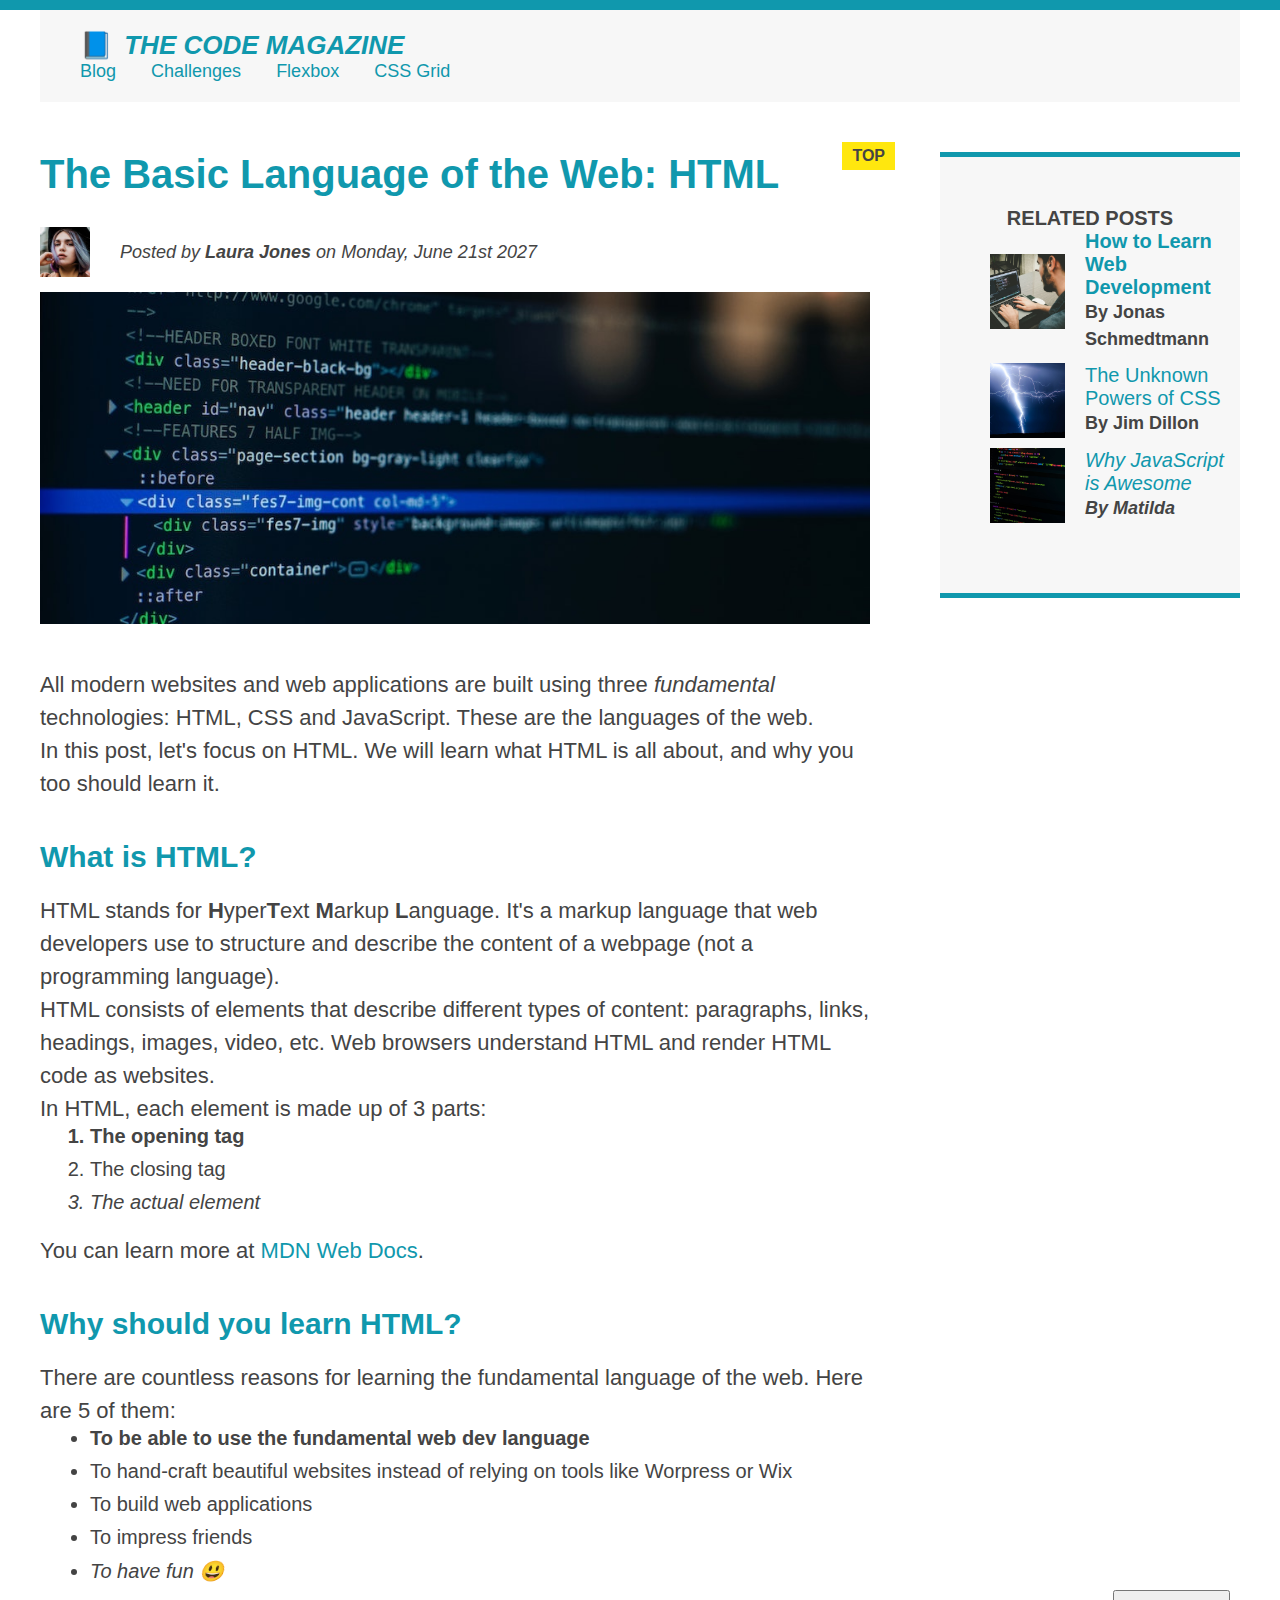
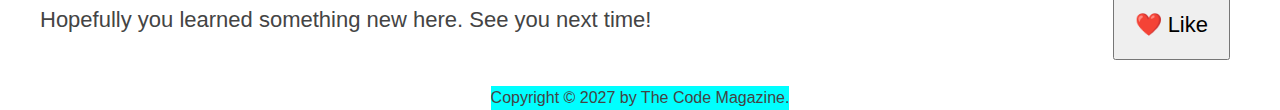
<file: index.html>
<!DOCTYPE html>
<html lang="en">
	<head>
		<meta charset="UTF-8" />
		<link href="style.css" rel="stylesheet" />

		<title>The Basic Language of the Web: HTML</title>
	</head>

	<body>
		<!--
    <h1>The Basic Language of the Web: HTML</h1>
    <h2>The Basic Language of the Web: HTML</h2>
    <h3>The Basic Language of the Web: HTML</h3>
    <h4>The Basic Language of the Web: HTML</h4>
    <h5>The Basic Language of the Web: HTML</h5>
    <h6>The Basic Language of the Web: HTML</h6>
    -->

		<div class="container">
			<header class="main-header">
				<h1>📘 The Code Magazine</h1>

				<nav>
					<!-- <strong>This is the navigation</strong> -->
					<a href="blog.html">Blog</a>
					<a href="#">Challenges</a>
					<a href="#">Flexbox</a>
					<a href="#">CSS Grid</a>
				</nav>
			</header>
			<article>
				<header class="post-header">
					<h2>The Basic Language of the Web: HTML</h2>

					<div class="author-box">
						<img
							src="img/laura-jones.jpg"
							alt="Headshot of Laura Jones"
							height="50"
							width="50"
						/>

						<p id="author">
							Posted by <strong>Laura Jones</strong> on Monday, June 21st 2027
						</p>
					</div>

					<img
						src="img/post-img.jpg"
						alt="HTML code on a screen"
						width="500"
						height="200"
						class="post-img"
					/>
					<button>❤️ Like</button>
				</header>

				<p>
					All modern websites and web applications are built using three
					<em>fundamental</em>
					technologies: HTML, CSS and JavaScript. These are the languages of the
					web.
				</p>

				<p>
					In this post, let's focus on HTML. We will learn what HTML is all
					about, and why you too should learn it.
				</p>

				<h3>What is HTML?</h3>
				<p>
					HTML stands for <strong>H</strong>yper<strong>T</strong>ext
					<strong>M</strong>arkup <strong>L</strong>anguage. It's a markup
					language that web developers use to structure and describe the content
					of a webpage (not a programming language).
				</p>
				<p>
					HTML consists of elements that describe different types of content:
					paragraphs, links, headings, images, video, etc. Web browsers
					understand HTML and render HTML code as websites.
				</p>
				<p>In HTML, each element is made up of 3 parts:</p>

				<ol>
					<li class="first-li">The opening tag</li>
					<li>The closing tag</li>
					<li>The actual element</li>
				</ol>

				<p>
					You can learn more at
					<a
						href="https://developer.mozilla.org/en-US/docs/Web/HTML"
						target="_blank"
						>MDN Web Docs</a
					>.
				</p>

				<h3>Why should you learn HTML?</h3>

				<p>
					There are countless reasons for learning the fundamental language of
					the web. Here are 5 of them:
				</p>

				<ul>
					<li class="first-li">
						To be able to use the fundamental web dev language
					</li>
					<li>
						To hand-craft beautiful websites instead of relying on tools like
						Worpress or Wix
					</li>
					<li>To build web applications</li>
					<li>To impress friends</li>
					<li>To have fun 😃</li>
				</ul>

				<p>Hopefully you learned something new here. See you next time!</p>
			</article>

			<aside class="related-box">
				<h4>Related posts</h4>

				<ul class="related">
					<li class="related-post">
						<img
							src="img/related-1.jpg"
							alt="Person programming"
							width="75"
							height="75"
						/>
						<div>

							<a href="#" class="related-link">How to Learn Web Development</a>
							<p class="related-author">By Jonas Schmedtmann</p>
						</div>
					</li>
					<li class="related-post">
						<img
							src="img/related-2.jpg"
							alt="Lightning"
							width="75"
							height="75"
						/>
						<div>

							<a href="#" class="related-link">The Unknown Powers of CSS</a>
							<p class="related-author">By Jim Dillon</p>
						</div>
					</li>
					<li class="related-post">
						<img
							src="img/related-3.jpg"
							alt="JavaScript code on a screen"
							width="75"
							height="75"
						/>
						<div>

							<a href="#" class="related-link">Why JavaScript is Awesome</a>
							<p class="related-author">By Matilda</p>
						</div>
					</li>
				</ul>
			</aside>

			<footer>
				<p id="copyright" class="copyright text">
					Copyright &copy; 2027 by The Code Magazine.
				</p>
			</footer>
		</div>
	</body>
</html>
</file>
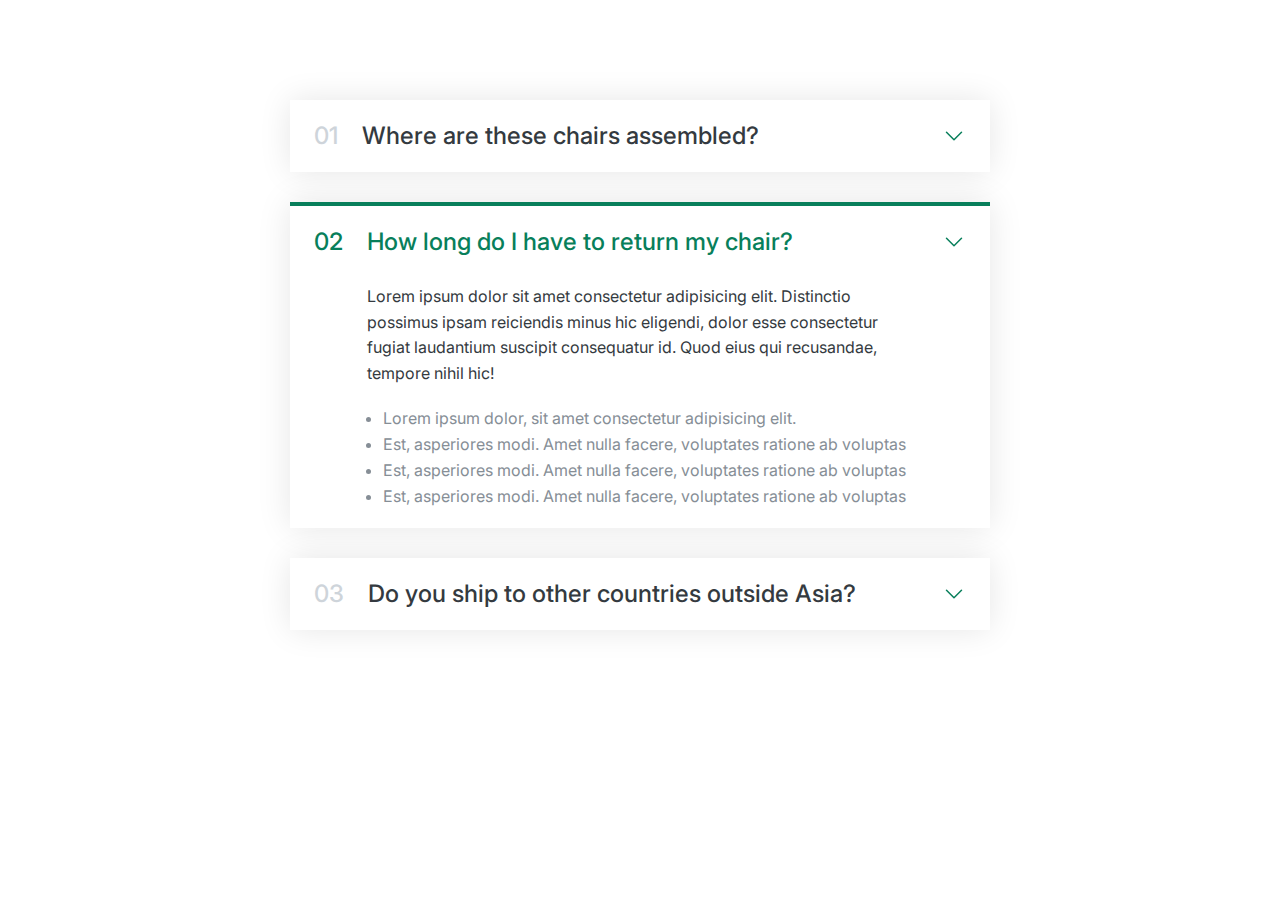
<file: accordion/index.html>
<!DOCTYPE html>
<html lang="en">
	<head>
		<meta charset="UTF-8" />
		<meta http-equiv="X-UA-Compatible" content="IE=edge" />
		<meta name="viewport" content="width=device-width, initial-scale=1.0" />
		<link rel="preconnect" href="https://fonts.googleapis.com" />
		<link rel="preconnect" href="https://fonts.gstatic.com" crossorigin />
		<link
			href="https://fonts.googleapis.com/css2?family=Inter:wght@400;500;700&display=swap"
			rel="stylesheet"
		/>
		<link rel="stylesheet" href="./style.css" />
		<title>Document</title>
	</head>
	<body>
		<div class="accordion">
      <div class="item">
				<p class="number">01</p>
				<p class="text">Where are these chairs assembled?</p>
				<svg
					xmlns="http://www.w3.org/2000/svg"
					fill="none"
					viewBox="0 0 24 24"
					stroke-width="1.5"
					stroke="currentColor"
					class="icon-down"
				>
					<path
						stroke-linecap="round"
						stroke-linejoin="round"
						d="M19.5 8.25l-7.5 7.5-7.5-7.5"
					/>
				</svg>
				<div class="hidden-box">
					<p>
						Lorem ipsum dolor sit amet consectetur adipisicing elit. Distinctio
						possimus ipsam reiciendis minus hic eligendi, dolor esse consectetur
						fugiat laudantium suscipit consequatur id. Quod eius qui recusandae,
						tempore nihil hic!
					</p>
					<ul>
						<li>Lorem ipsum dolor, sit amet consectetur adipisicing elit.</li>
						<li>
							Est, asperiores modi. Amet nulla facere, voluptates ratione ab
							voluptas
						</li>
						<li>
							Est, asperiores modi. Amet nulla facere, voluptates ratione ab
							voluptas
						</li>
						<li>
							Est, asperiores modi. Amet nulla facere, voluptates ratione ab
							voluptas
						</li>
					</ul>
				</div>
			</div>

			<div class="item open">
				<p class="number">02</p>
				<p class="text">How long do I have to return my chair?</p>
				<svg
					xmlns="http://www.w3.org/2000/svg"
					fill="none"
					viewBox="0 0 24 24"
					stroke-width="1.5"
					stroke="currentColor"
					class="icon-down"
				>
					<path
						stroke-linecap="round"
						stroke-linejoin="round"
						d="M19.5 8.25l-7.5 7.5-7.5-7.5"
					/>
				</svg>
				<div class="hidden-box">
					<p>
						Lorem ipsum dolor sit amet consectetur adipisicing elit. Distinctio
						possimus ipsam reiciendis minus hic eligendi, dolor esse consectetur
						fugiat laudantium suscipit consequatur id. Quod eius qui recusandae,
						tempore nihil hic!
					</p>
					<ul>
						<li>Lorem ipsum dolor, sit amet consectetur adipisicing elit.</li>
						<li>
							Est, asperiores modi. Amet nulla facere, voluptates ratione ab
							voluptas
						</li>
						<li>
							Est, asperiores modi. Amet nulla facere, voluptates ratione ab
							voluptas
						</li>
						<li>
							Est, asperiores modi. Amet nulla facere, voluptates ratione ab
							voluptas
						</li>
					</ul>
				</div>
			</div>

			<div class="item">
				<p class="number">03</p>
				<p class="text">Do you ship to other countries outside Asia?</p>
				<svg
					xmlns="http://www.w3.org/2000/svg"
					fill="none"
					viewBox="0 0 24 24"
					stroke-width="1.5"
					stroke="currentColor"
					class="icon-down"
				>
					<path
						stroke-linecap="round"
						stroke-linejoin="round"
						d="M19.5 8.25l-7.5 7.5-7.5-7.5"
					/>
				</svg>
				<div class="hidden-box">
					<p>
						Lorem ipsum dolor sit amet consectetur adipisicing elit. Distinctio
						possimus ipsam reiciendis minus hic eligendi, dolor esse consectetur
						fugiat laudantium suscipit consequatur id. Quod eius qui recusandae,
						tempore nihil hic!
					</p>
					<ul>
						<li>Lorem ipsum dolor, sit amet consectetur adipisicing elit.</li>
						<li>
							Est, asperiores modi. Amet nulla facere, voluptates ratione ab
							voluptas
						</li>
						<li>
							Est, asperiores modi. Amet nulla facere, voluptates ratione ab
							voluptas
						</li>
						<li>
							Est, asperiores modi. Amet nulla facere, voluptates ratione ab
							voluptas
						</li>
					</ul>
				</div>
			</div>
		</div>

	</body>
</html>
</file>
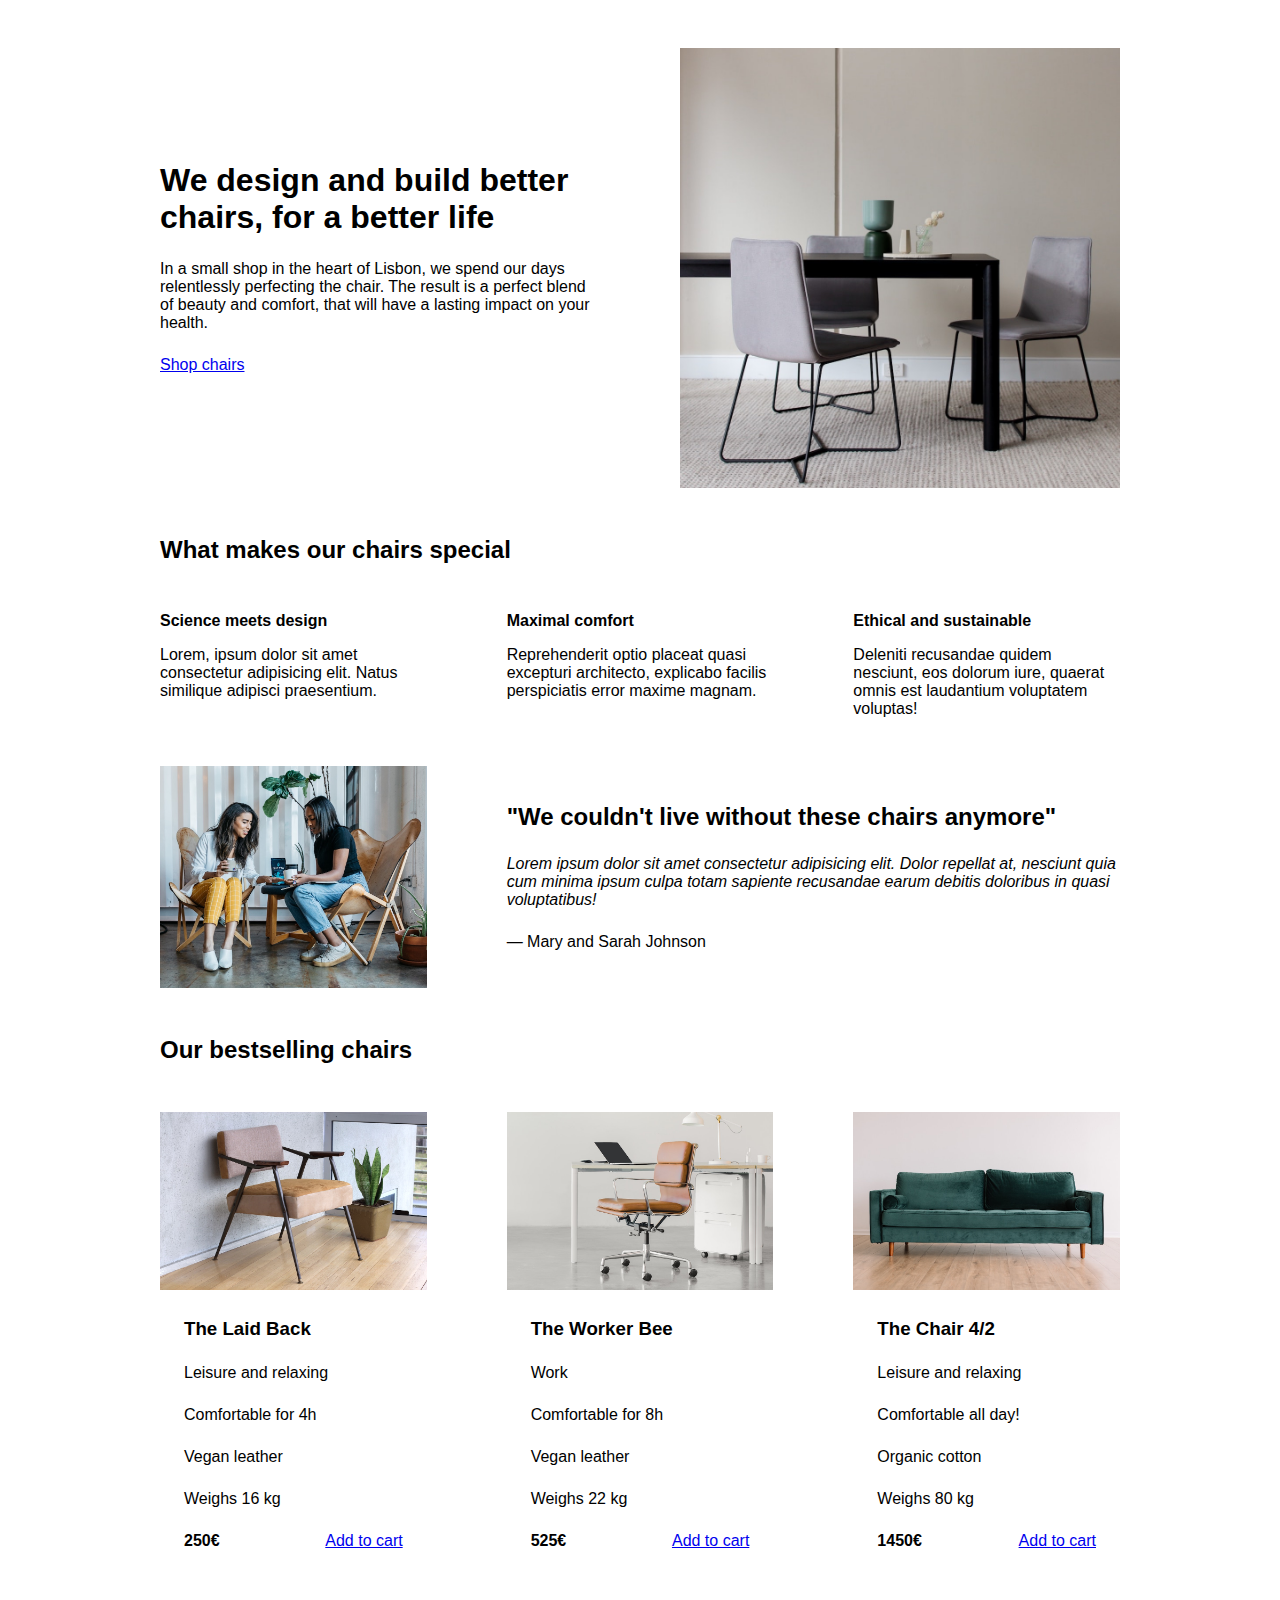
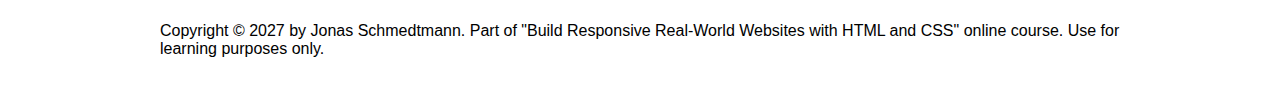
<file: design/index.html>
<!DOCTYPE html>
<html lang="en">
  <head>
    <meta charset="UTF-8" />
    <meta http-equiv="X-UA-Compatible" content="IE=edge" />
    <meta name="viewport" content="width=device-width, initial-scale=1.0" />

    <link rel="stylesheet" href="style.css" />
    <title>Lisbon Chair Shop</title>
  </head>
  <body>
    <div class="container">
      <header>
        <div class="header-text-box">
          <h1>We design and build better chairs, for a better life</h1>
          <p class="header-text">
            In a small shop in the heart of Lisbon, we spend our days
            relentlessly perfecting the chair. The result is a perfect blend of
            beauty and comfort, that will have a lasting impact on your health.
          </p>
          <a class="btn btn--big" href="#">Shop chairs</a>
        </div>
        <img src="hero.jpg" alt="Photo" />
      </header>

      <section>
        <h2>What makes our chairs special</h2>
        <div class="grid-3-cols">
          <div>
            <p class="features-title"><strong>Science meets design</strong></p>
            <p class="features-text">
              Lorem, ipsum dolor sit amet consectetur adipisicing elit. Natus
              similique adipisci praesentium.
            </p>
          </div>

          <div>
            <p class="features-title">
              <strong>Maximal comfort</strong>
            </p>
            <p class="features-text">
              Reprehenderit optio placeat quasi excepturi architecto, explicabo
              facilis perspiciatis error maxime magnam.
            </p>
          </div>

          <div>
            <p class="features-title">
              <strong>Ethical and sustainable</strong>
            </p>
            <p class="features-text">
              Deleniti recusandae quidem nesciunt, eos dolorum iure, quaerat
              omnis est laudantium voluptatem voluptas!
            </p>
          </div>
        </div>
      </section>

      <section class="testimonial-section">
        <div class="grid-3-cols">
          <img src="customers.jpg" alt="People sitting on chairs" />
          <div class="testimonial-box">
            <h2>"We couldn't live without these chairs anymore"</h2>
            <blockquote class="testimonial-text">
              Lorem ipsum dolor sit amet consectetur adipisicing elit. Dolor
              repellat at, nesciunt quia cum minima ipsum culpa totam sapiente
              recusandae earum debitis doloribus in quasi voluptatibus!
            </blockquote>
            <p class="testimonial-author">&mdash; Mary and Sarah Johnson</p>
          </div>
        </div>
      </section>

      <section>
        <h2>Our bestselling chairs</h2>
        <div class="grid-3-cols">
          <figure class="chair">
            <img src="chair-1.jpg" alt="Chair" />
            <div class="chair-box">
              <h3>The Laid Back</h3>
              <ul class="chair-details">
                <li>
                  <!-- Span is a generic INLINE text element, it doesn't have any meaning. It's like a div element, but inline -->
                  <span>Leisure and relaxing</span>
                </li>
                <li>
                  <span>Comfortable for 4h</span>
                </li>
                <li>
                  <span>Vegan leather</span>
                </li>
                <li>
                  <span>Weighs 16 kg</span>
                </li>
              </ul>
              <div class="chair-price">
                <strong>250€</strong>
                <a href="#" class="btn btn--small">Add to cart</a>
              </div>
            </div>
          </figure>

          <figure class="chair">
            <img src="chair-2.jpg" alt="Chair" />
            <div class="chair-box">
              <h3>The Worker Bee</h3>
              <ul class="chair-details">
                <li>
                  <span>Work</span>
                </li>
                <li>
                  <span>Comfortable for 8h</span>
                </li>
                <li>
                  <span>Vegan leather</span>
                </li>
                <li>
                  <span>Weighs 22 kg</span>
                </li>
              </ul>
              <div class="chair-price">
                <strong>525€</strong>
                <a href="#" class="btn btn--small">Add to cart</a>
              </div>
            </div>
          </figure>

          <fig ure class="chair">
            <img src="chair-3.jpg" alt="Chair" />
            <div class="chair-box">
              <h3>The Chair 4/2</h3>
              <ul class="chair-details">
                <li>
                  <span>Leisure and relaxing</span>
                </li>
                <li>
                  <span>Comfortable all day!</span>
                </li>
                <li>
                  <span>Organic cotton</span>
                </li>
                <li>
                  <span>Weighs 80 kg</span>
                </li>
              </ul>
              <div class="chair-price">
                <strong>1450€</strong>
                <a href="#" class="btn btn--small">Add to cart</a>
              </div>
            </div>
          </figure>
        </div>
      </section>

      <footer>
        Copyright &copy; 2027 by Jonas Schmedtmann. Part of "Build Responsive
        Real-World Websites with HTML and CSS" online course. Use for learning
        purposes only.
      </footer>
    </div>
  </body>
</html>
</file>
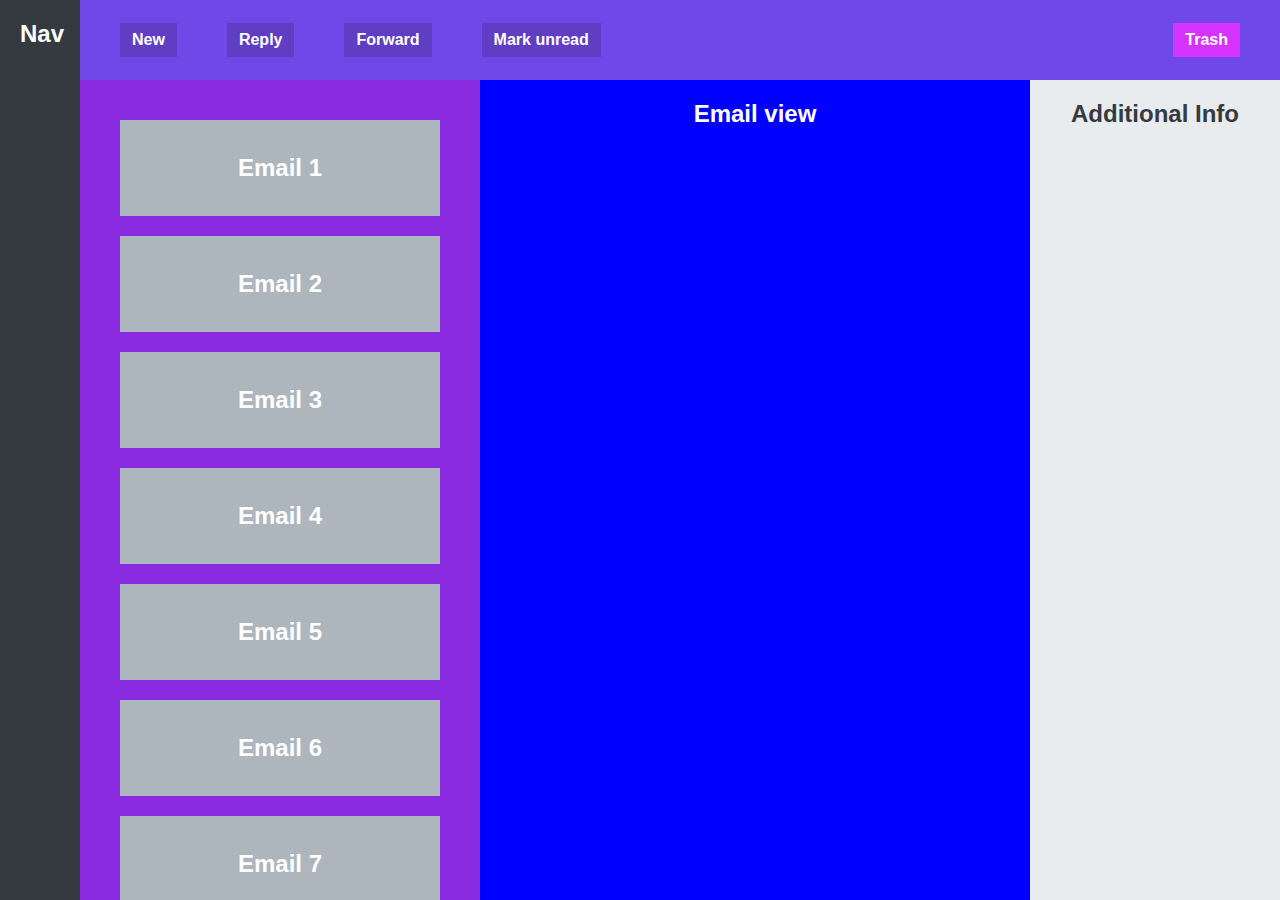
<file: email_web_app/index.html>
<!DOCTYPE html>
<html lang="en">
<head>
  <meta charset="UTF-8">
  <meta http-equiv="X-UA-Compatible" content="IE=edge">
  <meta name="viewport" content="width=device-width, initial-scale=1.0">
  <link rel="stylesheet" href="./style.css">
  <title>Document</title>
</head>
<body>
  <nav>Nav</nav>
  <menu>
    <button>New</button>
    <button>Reply</button>
    <button>Forward</button>
    <button>Mark unread</button>
    <button>Trash</button>
  </menu>
  <section>
    <div>Email 1</div>
    <div>Email 2</div>
    <div>Email 3</div>
    <div>Email 4</div>
    <div>Email 5</div>
    <div>Email 6</div>
    <div>Email 7</div>
    <div>Email 8</div>
    <div>Email 9</div>
    <div>Email 10</div>
  </section>
  <main>Email view</main>
  <aside>Additional Info</aside>
</body>
</html>
</file>
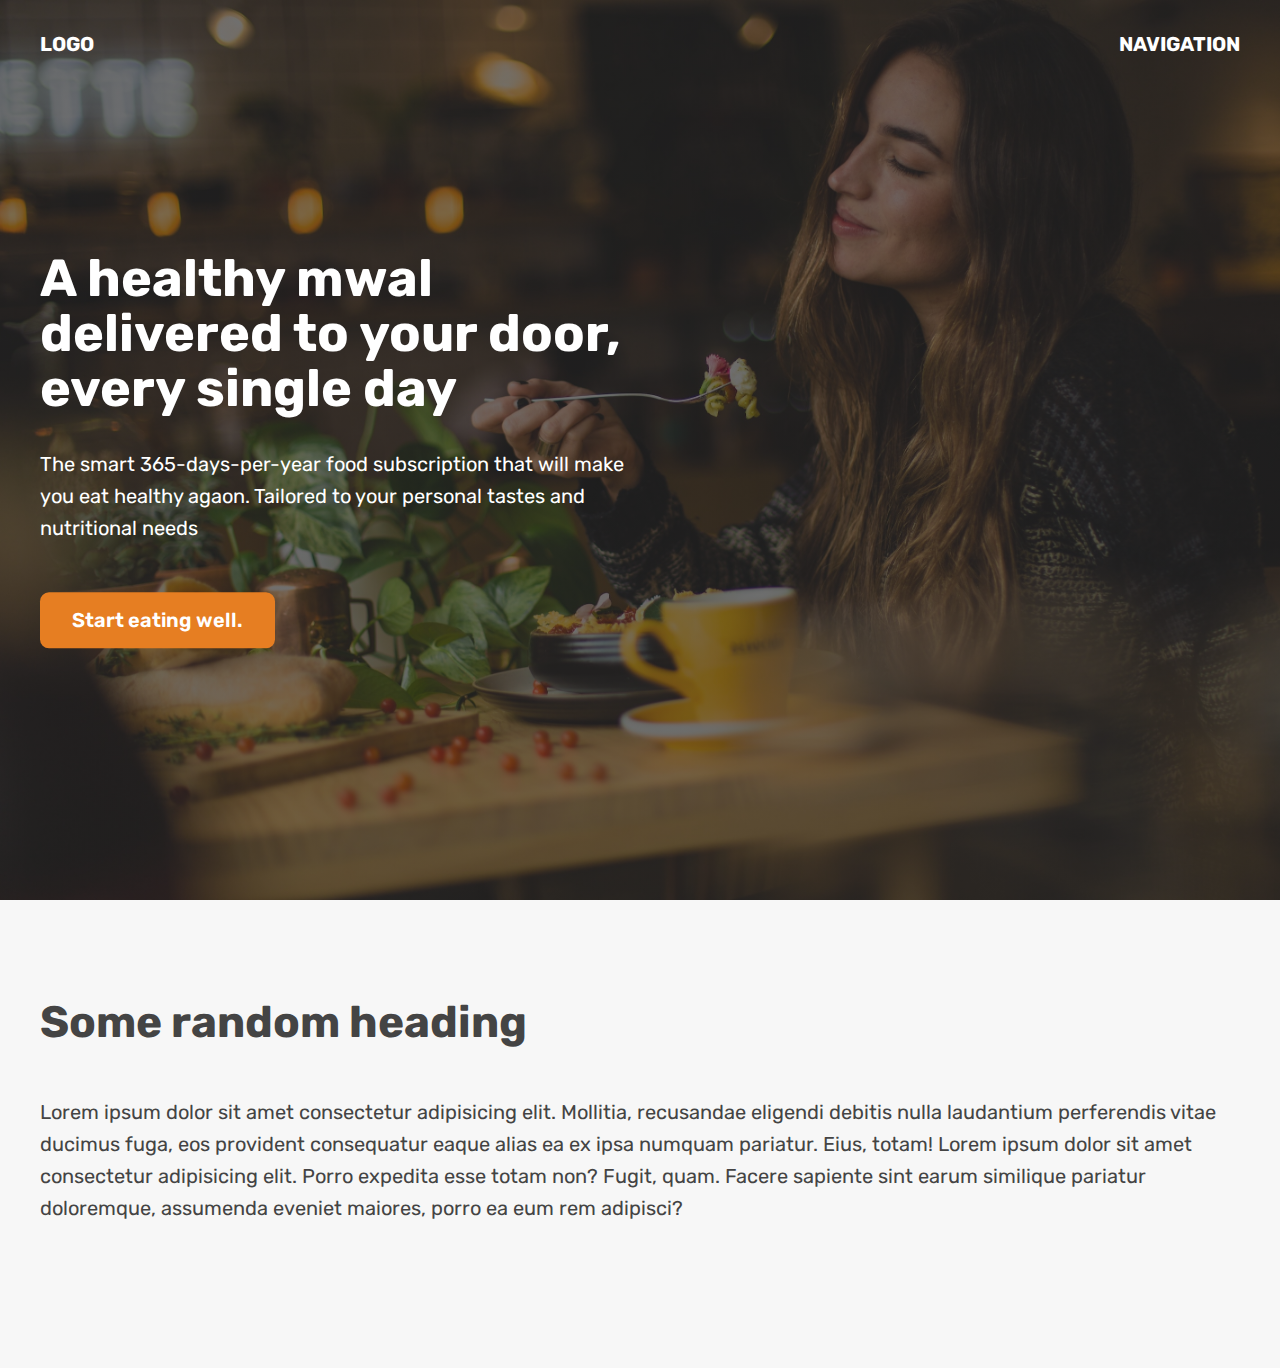
<file: hero-section/index.html>
<!DOCTYPE html>
<html lang="en">
	<head>
		<meta charset="UTF-8" />
		<meta http-equiv="X-UA-Compatible" content="IE=edge" />
		<meta name="viewport" content="width=device-width, initial-scale=1.0" />
		<link rel="preconnect" href="https://fonts.googleapis.com" />
		<link rel="preconnect" href="https://fonts.gstatic.com" crossorigin />
		<link
			href="https://fonts.googleapis.com/css2?family=Inter:wght@400;600;700&family=Rubik:wght@400;500;700&display=swap"
			rel="stylesheet"
		/>
		<link rel="stylesheet" href="./style.css" />
		<title>Document</title>
	</head>
	<body>
		<header>
			<nav class="container">
				<div>LOGO</div>
				<div>NAVIGATION</div>
			</nav>

			<div class="header-container">
				<div class="header-container-inner">
					<h1>A healthy mwal delivered to your door, every single day</h1>
					<p>
						The smart 365-days-per-year food subscription that will make you eat
						healthy agaon. Tailored to your personal tastes and nutritional
						needs
					</p>
					<a href="#" class="btn">Start eating well.</a>
				</div>
			</div>
		</header>
		<section>
			<div class="container">
				<h2>Some random heading</h2>
				<p>
					Lorem ipsum dolor sit amet consectetur adipisicing elit. Mollitia,
					recusandae eligendi debitis nulla laudantium perferendis vitae ducimus
					fuga, eos provident consequatur eaque alias ea ex ipsa numquam
					pariatur. Eius, totam! Lorem ipsum dolor sit amet consectetur
					adipisicing elit. Porro expedita esse totam non? Fugit, quam. Facere
					sapiente sint earum similique pariatur doloremque, assumenda eveniet
					maiores, porro ea eum rem adipisci?
				</p>
			</div>
		</section>
	</body>
</html>
</file>
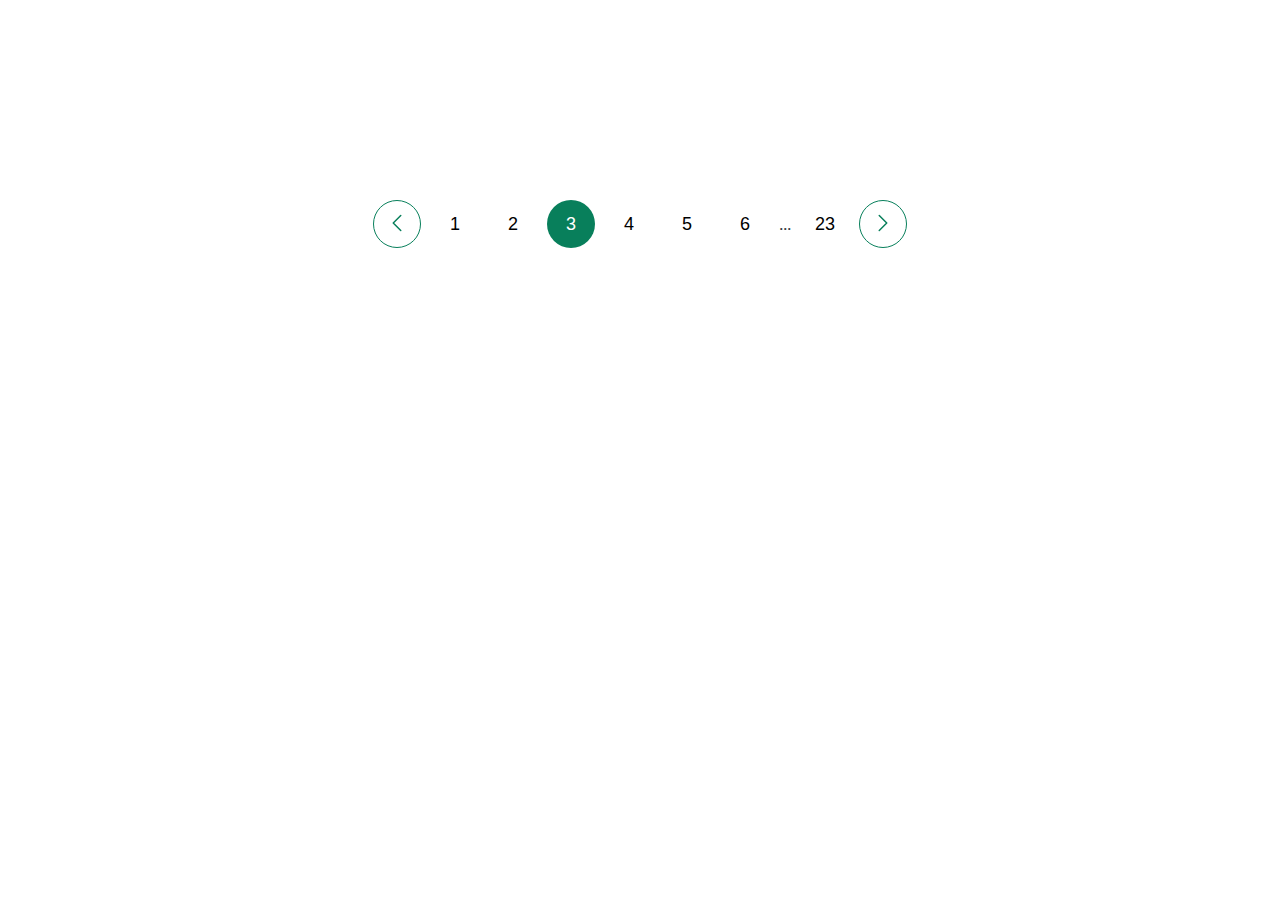
<file: pagination/index.html>
<!DOCTYPE html>
<html lang="en">
	<head>
		<meta charset="UTF-8" />
		<meta http-equiv="X-UA-Compatible" content="IE=edge" />
		<meta name="viewport" content="width=device-width, initial-scale=1.0" />
		<link rel="preconnect" href="https://fonts.googleapis.com" />
		<link rel="preconnect" href="https://fonts.gstatic.com" crossorigin />
		<link
			href="https://fonts.googleapis.com/css2?family=Inter:wght@400;500;700&display=swap"
			rel="stylesheet"
		/>
		<link rel="stylesheet" href="./style.css" />
		<title>Document</title>
	</head>
	<body>
		<div class="btns">
			<button class="btn-icon">
				<svg
					xmlns="http://www.w3.org/2000/svg"
					fill="none"
					viewBox="0 0 24 24"
					stroke-width="1.5"
					stroke="currentColor"
					class="icon"
				>
					<path
						stroke-linecap="round"
						stroke-linejoin="round"
						d="M15.75 19.5L8.25 12l7.5-7.5"
					/>
				</svg>
			</button>
      <button class="btn-num">1</button>
      <button class="btn-num">2</button>
      <button class="btn-num selected">3</button>
      <button class="btn-num">4</button>
      <button class="btn-num">5</button>
      <button class="btn-num">6</button>
      <p class="periods">...</p>
      <button class="btn-num">23</button>
			<button class="btn-icon">
				<svg
					xmlns="http://www.w3.org/2000/svg"
					fill="none"
					viewBox="0 0 24 24"
					stroke-width="1.5"
					stroke="currentColor"
					class="icon"
				>
					<path
						stroke-linecap="round"
						stroke-linejoin="round"
						d="M8.25 4.5l7.5 7.5-7.5 7.5"
					/>
				</svg>
			</button>
		</div>
	</body>
</html>
</file>
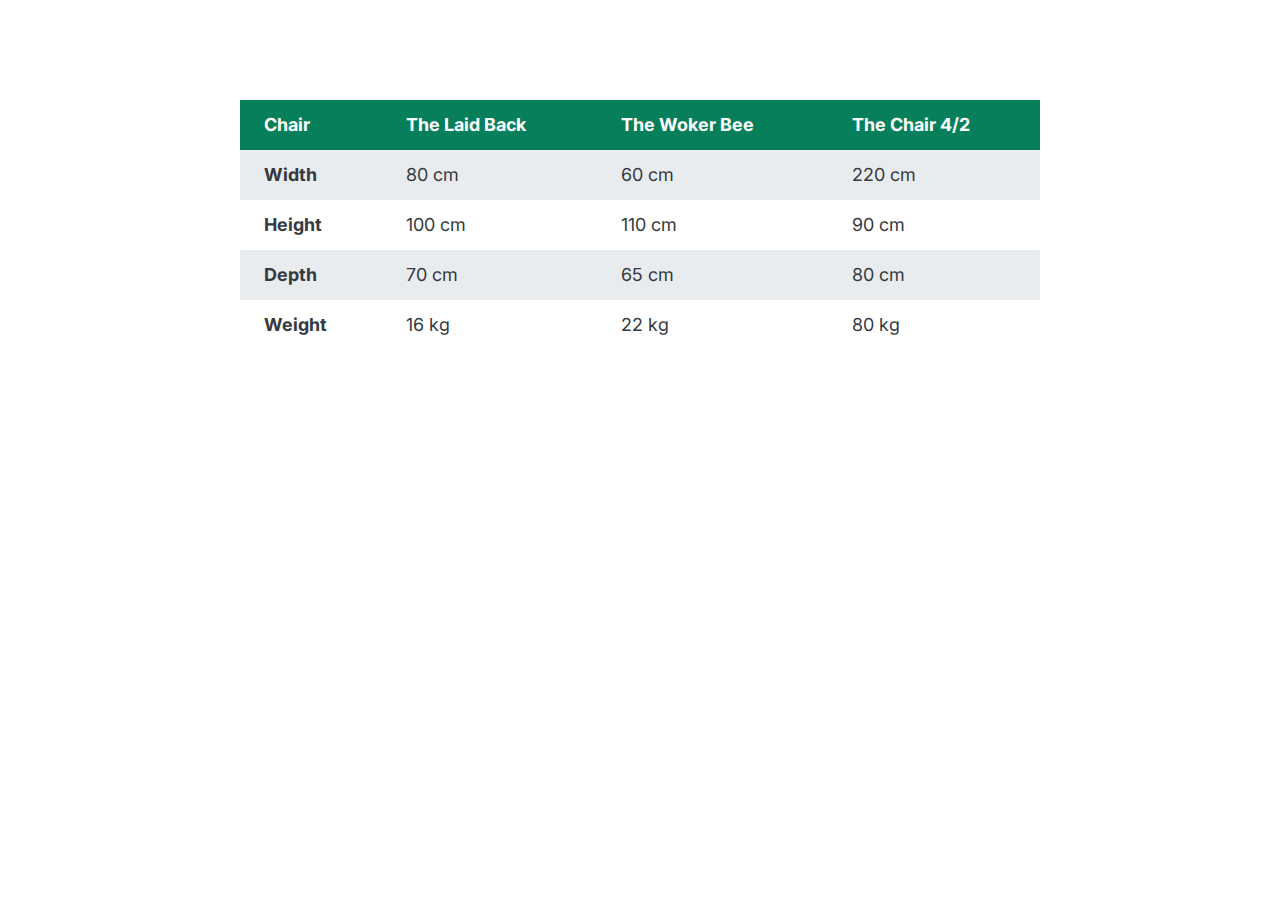
<file: table/index.html>
<!DOCTYPE html>
<html lang="en">
	<head>
		<meta charset="UTF-8" />
		<meta http-equiv="X-UA-Compatible" content="IE=edge" />
		<meta name="viewport" content="width=device-width, initial-scale=1.0" />
		<link rel="preconnect" href="https://fonts.googleapis.com" />
		<link rel="preconnect" href="https://fonts.gstatic.com" crossorigin />
		<link
			href="https://fonts.googleapis.com/css2?family=Inter:wght@400;500;700&display=swap"
			rel="stylesheet"
		/>
		<link rel="stylesheet" href="./style.css" />
		<title>Document</title>
	</head>
	<body>
		<table>
			<thead>
				<tr>
					<th>Chair</th>
					<th>The Laid Back</th>
					<th>The Woker Bee</th>
					<th>The Chair 4/2</th>
				</tr>
			</thead>

			<tbody>
				<tr>
					<th>Width</th>
					<td>80 cm</td>
					<td>60 cm</td>
					<td>220 cm</td>
				</tr>
				<tr>
					<th>Height</th>
					<td>100 cm</td>
					<td>110 cm</td>
					<td>90 cm</td>
				</tr>
				<tr>
					<th>Depth</th>
					<td>70 cm</td>
					<td>65 cm</td>
					<td>80 cm</td>
				</tr>
				<tr>
					<th>Weight</th>
					<td>16 kg</td>
					<td>22 kg</td>
					<td>80 kg</td>
				</tr>
			</tbody>
		</table>
	</body>
</html>
</file>
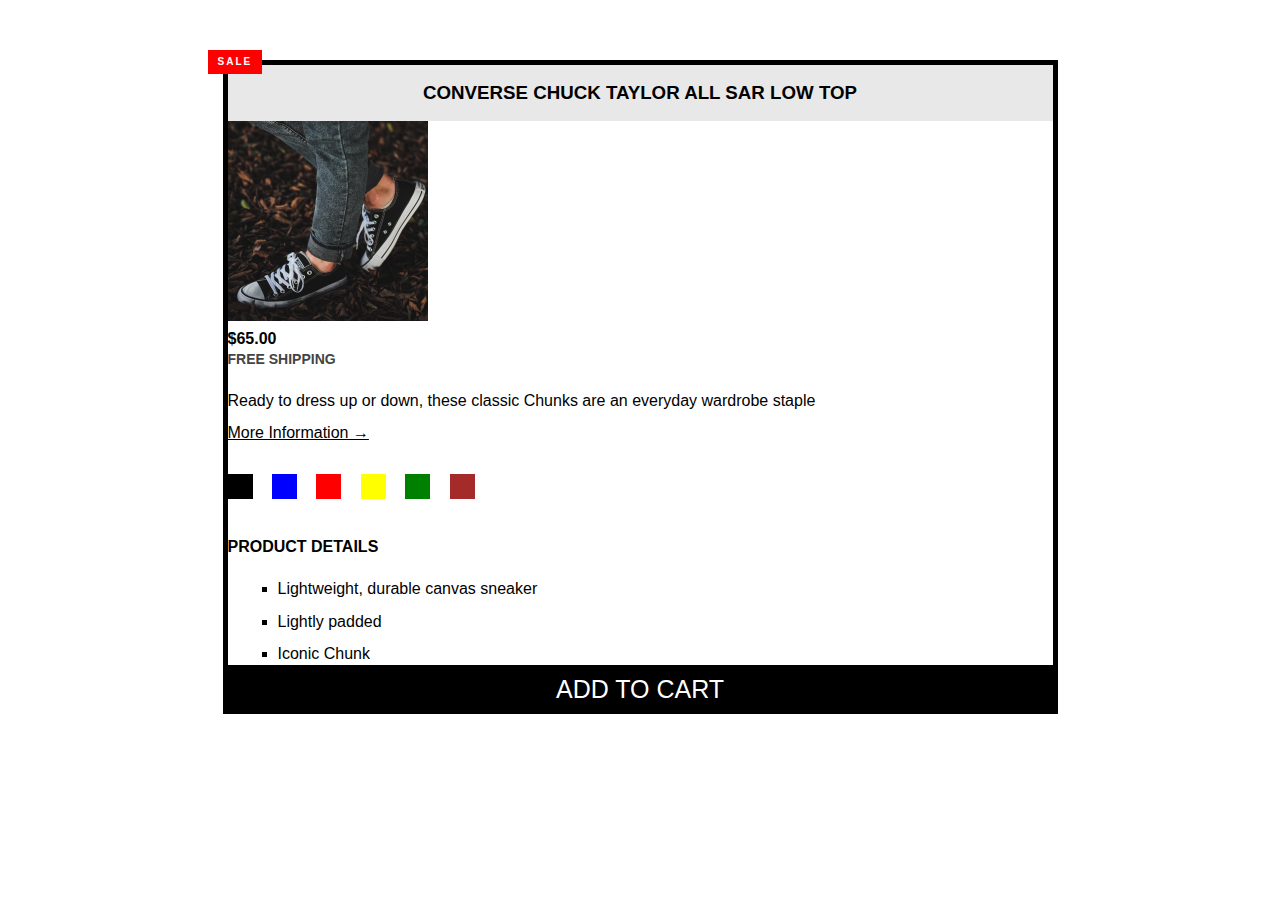
<file: detail.html>
<!DOCTYPE html>
<html lang="en">
	<head>
		<meta charset="UTF-8" />
		<meta http-equiv="X-UA-Compatible" content="IE=edge" />
		<meta name="viewport" content="width=device-width, initial-scale=1.0" />
		<title>Document</title>
		<link href="./detail.css" rel="stylesheet"/>
	</head>
	<body>
		<article>
			<h3>Converse Chuck Taylor All Sar Low Top</h3>
			<img
				src="./images/challenges.jpg"
				alt="person wearing converse shoes"
				width="200"
				height="200"
			/>
			<p><strong>$65.00</strong></p>
			<p>Free Shipping</p>
			<p>
				Ready to dress up or down, these classic Chunks are an everyday wardrobe
				staple
			</p>
			<a href="#">More Information &rarr; </a>
			<div class="color-options">
				<div></div>
				<div></div>
				<div></div>
				<div></div>
				<div></div>
				<div></div>
			</div>
			<h4>Product Details</h4>
			<ul>
				<li>Lightweight, durable canvas sneaker</li>
				<li>Lightly padded</li>
				<li>Iconic Chunk</li>
			</ul>
			<button>Add to Cart</button>
		</article>
	</body>
</html>
</file>
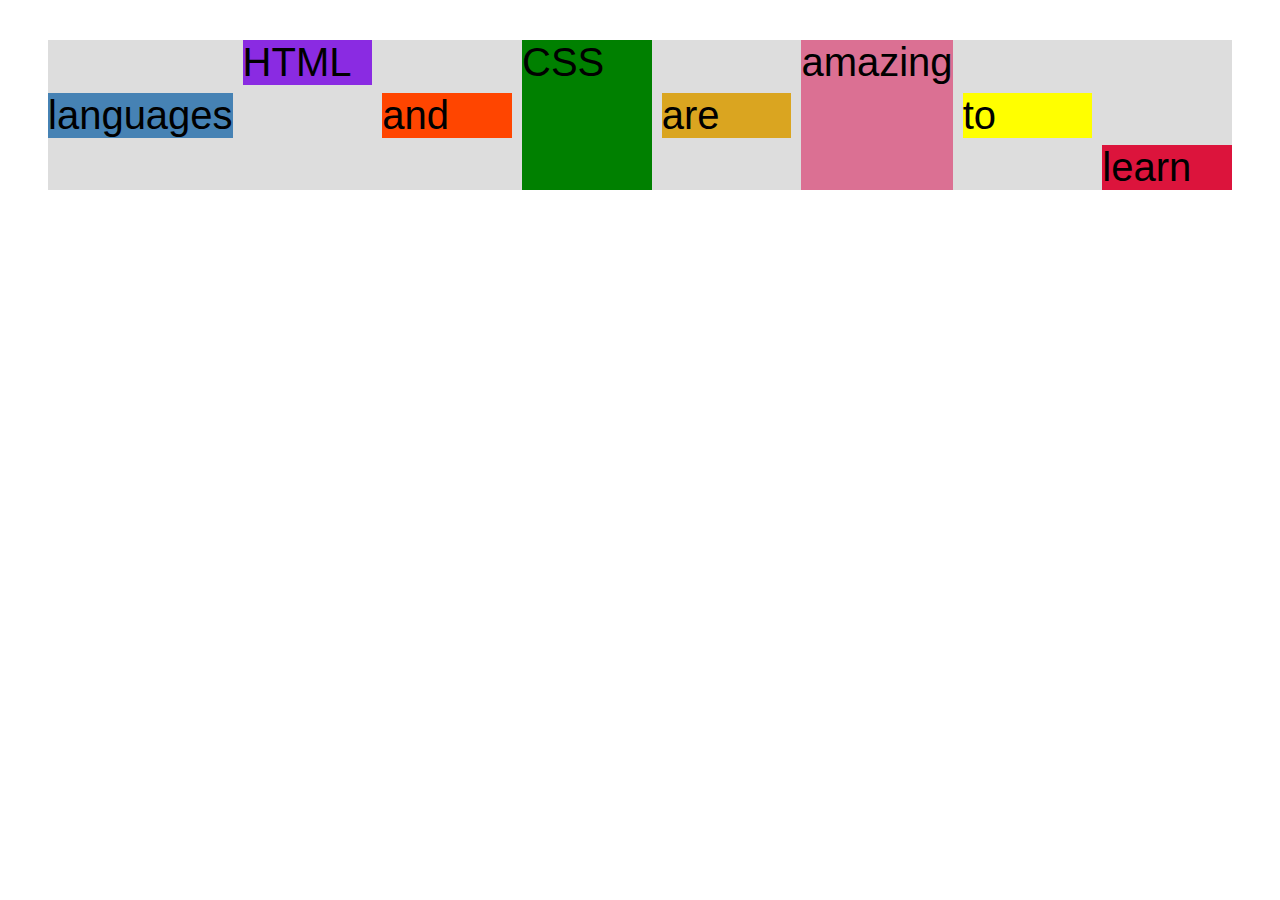
<file: isolation/flexbox.html>
<!DOCTYPE html>
<html lang="en">
	<head>
		<meta charset="UTF-8" />
		<meta http-equiv="X-UA-Compatible" content="IE=edge" />
		<meta name="viewport" content="width=device-width, initial-scale=1.0" />
		<title>Flexbox</title>
		<style>
			.el--1 {
				background-color: blueviolet;
				align-self: flex-start;
			}
			.el--2 {
				background-color: orangered;
			}
			.el--3 {
				background-color: green;
				height: 150px;
			}
			.el--4 {
				background-color: goldenrod;
			}
			.el--5 {
				background-color: palevioletred;
				align-self: stretch;
			}
			.el--6 {
				background-color: steelblue;
				order: -1;
			}
			.el--7 {
				background-color: yellow;
			}
			.el--8 {
				background-color: crimson;
				align-self: flex-end;
			}

			.container {
				/* STARTER */
				font-family: sans-serif;
				background-color: #ddd;
				font-size: 40px;
				margin: 40px;
				/* FLEXBOX */
				display: flex;
				align-items: center; /*vertical alignment */
				justify-content: flex-start; /*horizontal alignment */
        gap: 10px;
				
			}

			.el {
				/*  DEFAULTS  
        flex-grow: 0;
        flex-shrink: 1;
        flex-basis: auto; 
        */
        /* flex-grow: 1; /* think about filling empty spaces when set to 1*/
        /* flex-shrink: 1;  // 1 - on, 0 - off  */
				/* flex-basis: 300px; // if shrink is on items will remain inside container */ 
        flex: 1 ;
			}
		</style>
	</head>
	<body>
		<div class="container">
			<div class="el el--1">HTML</div>
			<div class="el el--2">and</div>
			<div class="el el--3">CSS</div>
			<div class="el el--4">are</div>
			<div class="el el--5">amazing</div>
			<div class="el el--6">languages</div>
			<div class="el el--7">to</div>
			<div class="el el--8">learn</div>
		</div>
	</body>
</html>
</file>
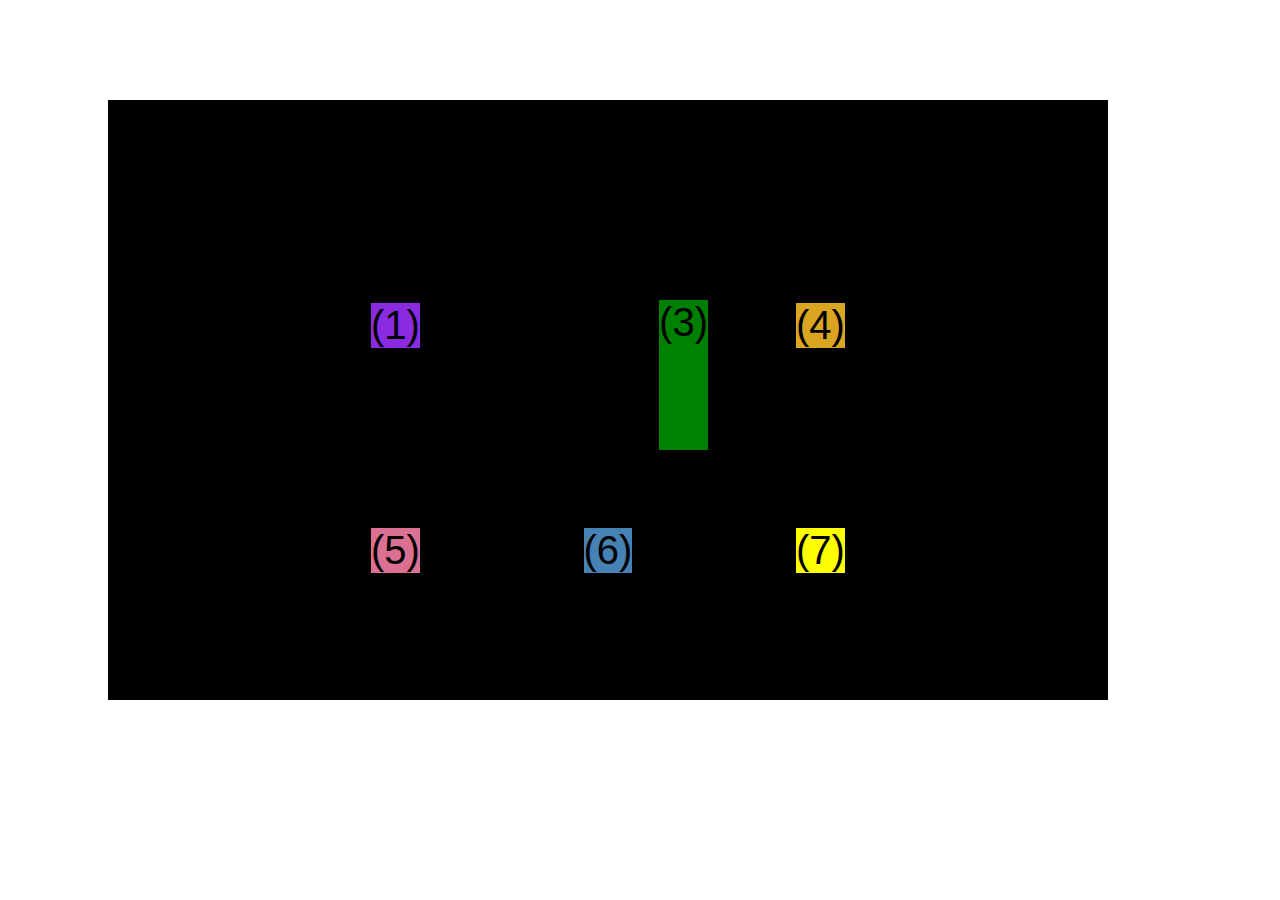
<file: isolation/grid.html>
<!DOCTYPE html>
<html lang="en">
  <head>
    <meta charset="UTF-8" />
    <meta http-equiv="X-UA-Compatible" content="IE=edge" />
    <meta name="viewport" content="width=device-width, initial-scale=1.0" />
    <title>CSS Grid</title>
    <style>
      .el--1 {
        background-color: blueviolet;
      }
      .el--2 {
        background-color: orangered;
      }
      .el--3 {
        background-color: green;
        height: 150px;
      }
      .el--4 {
        background-color: goldenrod;
      }
      .el--5 {
        background-color: palevioletred;
      }
      .el--6 {
        background-color: steelblue;
      }
      .el--7 {
        background-color: yellow;
      }
      .el--8 {
        background-color: crimson;
      }

      .container--1 {
        /* STARTER */
        font-family: sans-serif;
        background-color: #ddd;
        font-size: 40px;
        margin: 40px;

        /* CSS GRID */
        display: grid;
        /* grid-template-columns: 1fr 3fr 1fr auto; */

        grid-template-columns: repeat(4, 1fr);
        grid-template-rows: 1fr 1fr;

        /* gap: 50px;  */
        column-gap: 50px;
        row-gap: 100px;


        display: none;

      }

      .el--8{
        grid-column: 2;
        grid-row: 1 / 2;
      }

      .el--2 {
        /* grid-column: 1 / 4; */
        /* grid-column: 1 / span 4; */
        grid-column: 1 / -1;
        grid-row: 2;
      }

      .el--6{
        /* grid-row: 3 / 5; */
      }

      .container--2 {
        /* STARTER */
        
        font-family: sans-serif;
        background-color: black;
        font-size: 40px;
        margin: 100px;

        width: 1000px;
        height: 600px;

        /* CSS GRID */
        display: grid;
        grid-template-columns: 125px 200px 125px;
        grid-template-rows: 250px 100px;
        justify-content: center;
        align-content: center;
        gap: 50px;

        /* Aligning items - moving items around inside cell */
        align-items: center;
        justify-items: center;
      }

      .el--3{
        align-self: end;
        justify-self: end;
      }
    </style>
  </head>
  <body>
    <div class="container--1">
      <div class="el el--1">(1) HTML</div>
      <div class="el el--2">(2) and</div>
      <div class="el el--3">(3) CSS</div>
      <div class="el el--4">(4) are</div>
      <div class="el el--5">(5) amazing</div>
      <div class="el el--6">(6) languages</div>
      <!-- <div class="el el--7">(7) to</div> -->
      <div class="el el--8">(8) learn</div>
    </div>

    <div class="container--2">
      <div class="el el--1">(1)</div>
      <div class="el el--3">(3)</div>
      <div class="el el--4">(4)</div>
      <div class="el el--5">(5)</div>
      <div class="el el--6">(6)</div>
      <div class="el el--7">(7)</div>
    </div>
  </body>
</html>
</file>
<file: style.css>
* {
	/* border-top: 10px solid #1098ad; */
	margin: 0;
	padding: 0;
}

/* PAGE SECTIONS */
body {
	color: #444;
	font-family: sans-serif;

	border-top: 10px solid #1098ad;
	position: relative;
}

.container {
	width: 1200px;
	/* margin-left: auto;
  margin-right: auto; */
	margin: 0 auto;
}

.main-header {
	background-color: #f7f7f7;
	/* padding: 20px;
  padding-left: 40px;
  padding-right: 40px; */
	padding: 20px 40px;
	/* height: 80px; */
}

nav {
	font-size: 18px;
	/* text-align: center; */
}


.post-header {
	margin-bottom: 40px;
	/* position: relative; */
}

aside {
	background-color: #f7f7f7;
	border-top: 5px solid #1098ad;
	border-bottom: 5px solid #1098ad;
	/* padding-top: 50px;
  padding-bottom: 50px; */
	padding: 50px 0;
}

/* SMALLER ELEMENTS */
h1,
h2,
h3 {
	color: #1098ad;
}

h1 {
	font-size: 26px;
	text-transform: uppercase;
	font-style: italic;
}

h2 {
	font-size: 40px;
	margin-bottom: 30px;
}

h3 {
	font-size: 30px;
	margin-bottom: 20px;
	margin-top: 40px;
}

h4 {
	font-size: 20px;
	text-transform: uppercase;
	text-align: center;
}

p {
	font-size: 22px;
	line-height: 1.5;
}

ul,
ol {
	margin-left: 50px;
	margin-bottom: 20px;
}

li {
	font-size: 20px;
	margin-bottom: 10px;
	/* display: inline; */
}

li:last-child {
	margin-bottom: 0;
}

/* footer p {
  font-size: 16px;
} */

/* article header p {
  font-style: italic;
} */

#author {
	font-style: italic;
	font-size: 18px;
	margin-bottom: 0px;
}

#copyright {
	font-size: 16px;
}

.related-author {
	font-size: 18px;
	font-weight: bold;
}

/* ul {
  list-style: none;
} */

.related {
	list-style: none;
}

body {
	/* background-color: orangered; */
}

/* .first-li {
  font-weight: bold;
} */

li:first-child {
	font-weight: bold;
}

li:last-child {
	font-style: italic;
}

li:nth-child(even) {
	/* color: red; */
}

/* Misconception: this won't work! */
article p:first-child {
	color: red;
}

/* Styling links */
a:link {
	color: #1098ad;
	text-decoration: none;
}

a:visited {
	/* color: #777; */
	color: #1098ad;
}

a:hover {
	color: orangered;
	font-weight: bold;
	text-decoration: underline orangered;
}

a:active {
	background-color: black;
	font-style: italic;
}
/* LVHA */

.post-img {
	width: 100%;
	height: auto;
}

nav a:link {
	/* background-color: orangered;
  margin: 20px;
  padding: 20px;
  display: block; */

	margin-right: 30px;
	display: inline-block;
}

nav a:link:last-child {
	margin-right: 0;
}

button {
	font-size: 22px;
	padding: 20px;
	cursor: pointer;

	position: absolute;
	/* top: 50px;
  left: 50px; */
	bottom: 50px;
	right: 50px;
}

h1::first-letter {
	font-style: normal;
	margin-right: 5px;
}

h3 + p::first-line {
	/* color: red; */
}

h2 {
	/* background-color: orange; */
	position: relative;
}

h2::before {
	content: "TOP";
	background-color: #ffe70e;
	color: #444;
	font-size: 16px;
	font-weight: bold;
	display: inline-block;
	padding: 5px 10px;
	position: absolute;
	top: -10px;
	right: -25px;
}

/* .container {
  display: flex;
} */

/* .main-header {
  display: flex;
  align-items: center;
  justify-content: space-between;
}





.flex-container{
  display: flex;
  gap: 75px;
  align-items: flex-start;
}

article{
  flex: 1;
}

aside {
  flex: 0 0 300px;
} */

.related-post{
  display: flex;
  gap: 20px;
  align-items: center;
}

.author-box{
  display: flex;
  align-items: center;
  gap: 30px;
  margin-bottom: 15px;
}

/* GRID */

.container {
	display: grid;
	grid-template-columns: 1fr 300px;
	/* grid-template-rows: 1fr 1fr 1fr; */
	column-gap: 70px;
  row-gap: 50px;
}

.main-header {
	grid-column: 1 / -1;
}

article {
}

aside {
	align-self: start;
}

footer {
	grid-column: 1 / -1;
	background-color: aqua;
  justify-self: center;
}
</file>
<file: accordion/style.css>
*{
  margin: 0;
  padding: 0;
  box-sizing: border-box;
}

body{
  font-family: 'Inter', sans-serif;
  color: #343a40;
  line-height: 1;
}

.accordion {
  width: 700px;
  margin: 100px auto;
  display: flex;
  flex-direction: column;
  gap: 30px;
}

.item{
  box-shadow: 0 0 32px rgba(0, 0, 0, 0.1);
  padding: 24px;
  display: grid;
  grid-template-columns: auto 1fr auto;
  column-gap: 24px;
  row-gap: 30px;
  align-items: center;
}

.number, .text{
  font-size: 24px;
  font-weight: 500;
  /* color: #087f5b; */
}

.number{
  color: #ced4da;
}

.hidden-box {
  grid-column: 2;
  display: none;
}


.icon-down{
  width: 24px;
  height: 24px;
  stroke: #087f5b;
  align-self: start;
}



.hidden-box p{
  line-height: 1.6;
  margin-bottom: 24px;
}

.hidden-box ul{
  color: #868e96;
  margin-left: 16px;
  display: flex;
  flex-direction: column;
  gap: 10px;
}

.open {
  border-top: 4px solid #087f5b;
 
}

.open .hidden-box{
  display: block;
}

.open .text, .open .number{
  color: #087f5b;
}
</file>
<file: design/style.css>
/*
SPACING SYSTEM (px)
2 / 4 / 8 / 12 / 16 / 24 / 32 / 48 / 64 / 80 / 96 / 128
FONT SIZE SYSTEM (px)
10 / 12 / 14 / 16 / 18 / 20 / 24 / 30 / 36 / 44 / 52 / 62 / 74 / 86 / 98
*/

* {
  margin: 0;
  padding: 0;
  box-sizing: border-box;
}

/* ------------------------ */
/* GENERAL STYLES */
/* ------------------------ */
body {
  font-family: sans-serif;
}

.container {
  width: 960px;
  margin: 0 auto;
}

header,
section {
  margin-bottom: 48px;
}

h2 {
  margin-bottom: 48px;
}

.grid-3-cols {
  display: grid;
  grid-template-columns: repeat(3, 1fr);
  column-gap: 80px;
}

/* ------------------------ */
/* COMPONENT STYLES */
/* ------------------------ */

/* HEADER */
header {
  display: grid;
  grid-template-columns: repeat(2, 1fr);
  column-gap: 80px;
  margin-top: 48px;
}

.header-text-box {
  align-self: center;
}

h1 {
  margin-bottom: 24px;
}

.header-text {
  margin-bottom: 24px;
}

img {
  width: 100%;
}

/* FEATURES */
.features-icon {
}

.features-title {
  margin-bottom: 16px;
}

.features-text {
}

/* TESTIMONIAL */
.testimonial-section {
}

.testimonial-box {
  grid-column: 2 / -1;
  align-self: center;
}

.testimonial-box h2 {
  margin-bottom: 24px;
}

.testimonial-text {
  font-style: italic;
  margin-bottom: 24px;
}

/* CHAIRS */
.chair-box {
  padding: 24px;
}

h3 {
  margin-bottom: 24px;
}

.chair-details {
  list-style: none;
  margin-bottom: 24px;
}

.chair-details li {
  display: flex;
  align-items: center;
  gap: 12px;
  margin-bottom: 24px;
}

.chair-details li:last-child {
  margin-bottom: 0;
}

.chair-icon {
}

.chair-price {
  display: flex;
  justify-content: space-between;
}

footer {
  margin-bottom: 48px;
}
</file>
<file: email_web_app/style.css>
*{
  margin: 0;
  padding: 0;
  box-sizing: border-box;
}

body{
  font-family: sans-serif;
  color: #343a40;
  font-size: 24px;
  display: grid;
  grid-template-columns: 80px 400px 1fr 250px;
  grid-template-rows: 80px 1fr;
  height: 100vh;
  text-align: center;
  font-weight: bold;
}

nav, menu, section, main, aside{
  padding: 20px;
}

button {
  display: inline-block;
  font-size: 16px;
  background-color: #5f3dc4;
  border: none;
  cursor: pointer;
  color: #fff;
  padding: 8px 12px;
  font-weight: bold;
}

nav {
  background-color: #343a40;
  color: #fff;
  grid-row: 1 / -1;
}
menu {
  background-color: #7048e8;
  grid-column:  2 / -1;
  padding: 0 40px;
  display: flex;
  gap: 50px;
  align-items: center;
  justify-content: space-between;

}

button:last-child {
  background-color: #d633fc;
  margin-left: auto;
}

div {
  background-color: #adb5bd;
  height: 96px;
  display: flex;
  align-items: center;
  justify-content: center;
  flex-shrink: 0;
}

section{
  background-color: blueviolet;
  color: #fff;
  padding: 40px;
  display: flex;
  flex-direction: column;
  gap: 20px;
  overflow: scroll;
}
main{
  background-color: blue;
  color: #fff;
}
aside{
  background-color: #e9ecef;
}
</file>
<file: hero-section/style.css>
*{
  margin: 0;
  padding: 0;
  box-sizing: border-box;
}

body{
  font-family: 'Rubik', sans-serif;
  color: #444;
}

.container {
  margin: 0 auto;
  width: 1200px;
  /* background-color: red; */
}

header {
  height: 100vh;
  position: relative;
  background-image: linear-gradient(rgba(34, 34, 34, 0.6), rgba(34, 34, 34, 0.6)), url(hero.jpg);
  background-size: cover;
  color: #fff;
}

nav{
  font-size: 20px;
  font-weight: 700;
  display: flex;
  justify-content: space-between;
  padding-top: 32px;

  /* background-image: linear-gradient(red, blue); */
}

.header-container {
  width: 1200px;
  position: absolute;
  left: 50%;
  top: 50%;
  transform: translate(-50%, -50%);
 
  /* text-align: center; */
}

.header-container-inner{
  width: 50%;
}

h1 {
  font-size: 52px;
  margin-bottom: 32px;
  line-height: 1.06;
}

p{
  font-size: 20px;
  line-height: 1.6;
  margin-bottom: 48px;
}

.btn:link,
.btn:visited {
  font-size: 20px;
  font-weight: 600;
  background-color: #e67e22;
  color: #fff;
  text-decoration: none;
  display: inline-block;
  padding: 16px 32px;
  border-radius: 9px;
}
h2{
  font-size: 44px;
  margin-bottom: 48px;
}

section{
  padding: 96px 0;
  background-color: #f7f7f7;
}
</file>
<file: pagination/style.css>
*{
  margin: 0;
  padding: 0;
  box-sizing: border-box;
}

body{
  font-family: 'Inter', sans-serif;
  color: #343a40;
  line-height: 1;
  margin-top: 200px;
  display: flex;
  justify-content: center;
}

.btn-icon, .btn-num {
  width: 48px;
  height: 48px;
  cursor: pointer;
  background-color: #fff;
}

.btn-icon {
  border-radius: 50%;
  border: 1px solid #087f5b;
}

.btn-num {
  border: none;
  font-size: 18px;
  
  border-radius: 50%;
}

.btn-num:hover{
  background-color: #087f5b;
  color: #fff;
  font-weight: 500;
}

.btn-icon:hover .icon{
  stroke: #fff;
}
.btn-icon:hover {
  background-color: #087f5b;
}

.icon{
  width: 24px;
  height: 24px;
  stroke: #087f5b;
}

.btns{
  display: flex;
  align-items: center;
  gap: 10px;
}

.selected {
  background-color: #087f5b;
  color: #fff;
  font-weight: 500;
}
</file>
<file: table/style.css>
*{
  margin: 0;
  padding: 0;
  box-sizing: border-box;
}

body{
  font-family: 'Inter', sans-serif;
  color: #343a40;
  line-height: 1;
  display: flex;
  justify-content: center;
}

table {
  width: 800px;
  margin-top: 100px;
  font-size: 18px;
  /* border: 1px solid #343a40; */
  border-collapse: collapse;
}
 th, td {
  /* border: 1px solid #343a40; */
  padding: 16px 24px;
  text-align: left;
 }

 thead {
  background-color: #087f5b;
  color: #fff;
  width: 25%;
 }

 tbody tr:nth-child(odd){
  background-color: #f8f9fa;
 }

 tbody tr:nth-child(odd){
  background-color: #e9ecef;
 }
</file>
<file: detail.css>
*{
  margin: 0;
  padding: 0;
}

body {
  font-family: sans-serif;
  line-height: 1.4;
}

article {
  border: 5px solid black;
  width: 825px;
  margin: 60px auto;
  position: relative;
}


button {
  background-color: black;
  color: white;
  text-transform: uppercase;
  border: none;
  font-size: 25px;
  width: 100%;
  border-top: 5px solid black;
  padding: 5px 0;
}

h3 {
  text-align: center;
  background-color: #e8e8e8;
  text-transform: uppercase;
  padding: 15px;

}

article p:nth-child(4) {
    text-transform: uppercase;
    color: #444;
    font-weight: bold;
    font-size: 14px;
    margin-bottom: 20px;
}

article p:nth-child(5){
  margin-bottom: 10px;
}

ul {
  list-style: square;
  margin-left: 50px;
}

h4 {
  text-transform: uppercase;
  margin: 20px 0;
}

a:link, a:visited {
  color: black;
}

a {
  margin-bottom: 20px;
}

a:hover {
  text-decoration: none;
}


button:hover {
  background-color: white;
  color: black;
 
}

li {
  margin-bottom: 10px;
}

li:last-child {
  margin: 0;
}


h3::before{
  content: "SALE";
  background-color: red;
  color: white;
  padding: 5px 10px;
  font-size: 10px;
  position: absolute;
  top: -15px;
  left: -20px;
  letter-spacing: 2px; 
}

.color-options {
  margin: 30px 0;
}

.color-options > div {
  width: 25px;
  height: 25px;
  display: inline-block;
  margin-right: 15px;
}


.color-options div:first-child{
  background-color: #000;
}

.color-options div:nth-child(2){
  background-color: blue;
}

.color-options div:nth-child(3){
  background-color: red;
}

.color-options div:nth-child(4){
  background-color: yellow;
}

.color-options div:nth-child(5){
  background-color: green;
}

.color-options div:nth-child(6){
  background-color: brown;
}

.color-options div:last-child {
  margin: 0;
}
</file>
